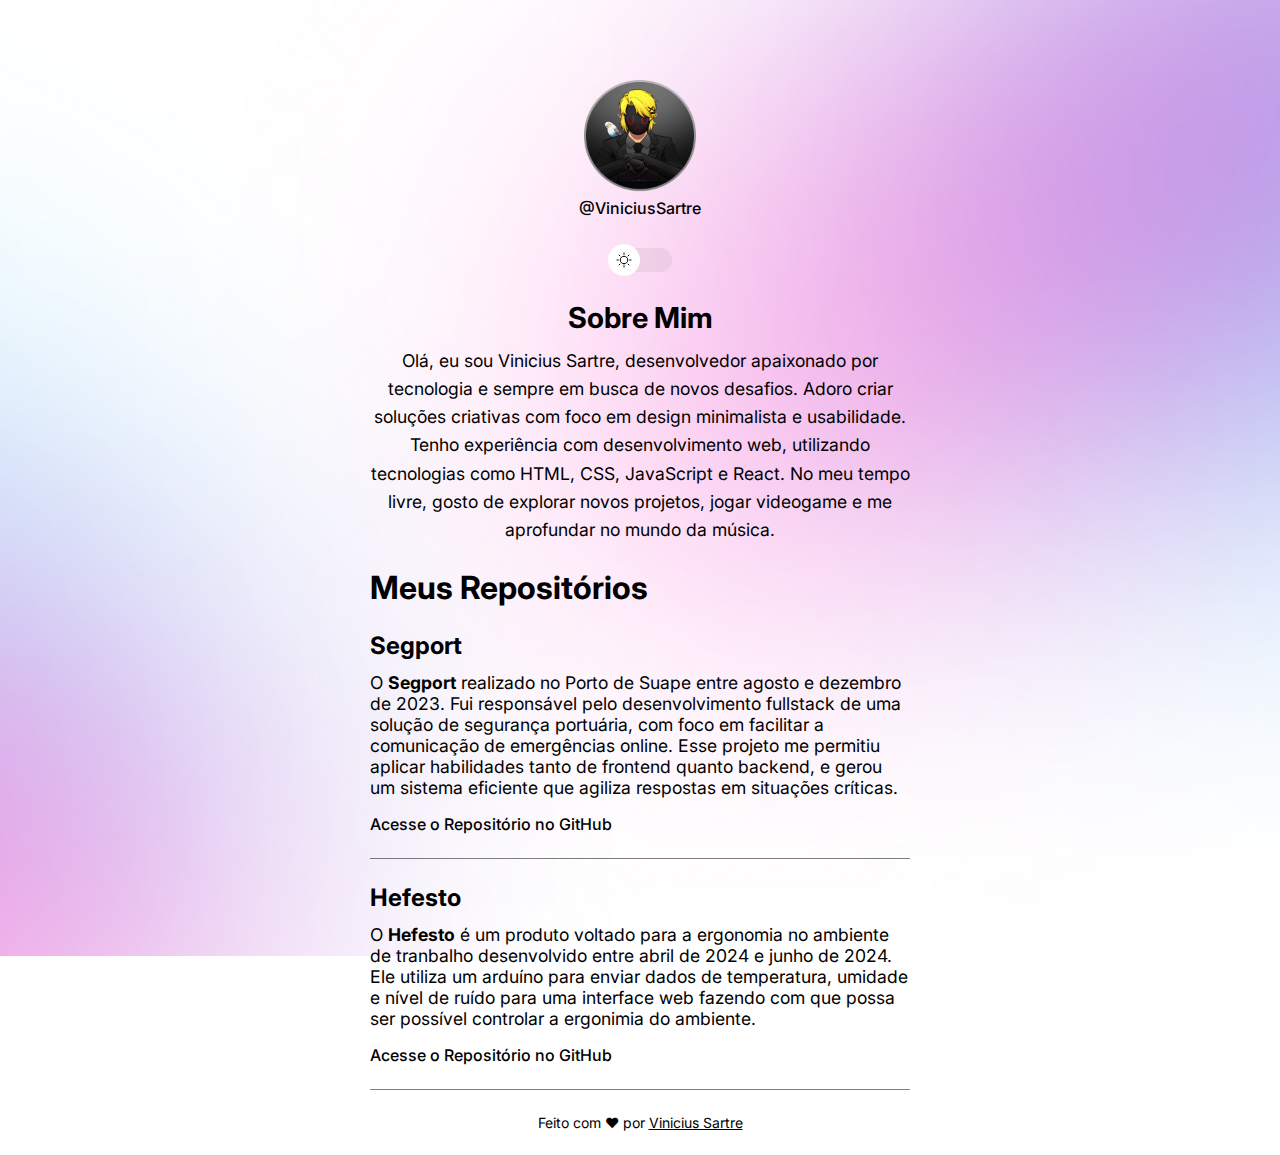
<file: repositorio.html>
<!DOCTYPE html>
<html lang="pt-BR" class="light">
<head>
    <link rel="preconnect" href="https://fonts.googleapis.com">
    <link rel="preconnect" href="https://fonts.gstatic.com" crossorigin>
    <link href="https://fonts.googleapis.com/css2?family=Inter:wght@400;500&display=swap" rel="stylesheet">
    <meta charset="UTF-8">
    <meta name="viewport" content="width=device-width, initial-scale=1.0">
    <link rel="stylesheet" href="style.css">
    <title>Meus Repositórios</title>
</head>
<body>
    <div id="container">
        <div id="profile">
            <img src="./assets/Avatar.png" alt="Avatar do perfil">
            <p>@ViniciusSartre</p>
        </div>
        <div id="switch" onclick="toggleMode()">
            <button></button>
            <span></span>
        </div>

        <section id="about-me">
            <h2>Sobre Mim</h2>
            <p>
                Olá, eu sou Vinicius Sartre, desenvolvedor apaixonado por tecnologia e sempre em busca de novos desafios. 
                Adoro criar soluções criativas com foco em design minimalista e usabilidade. 
                Tenho experiência com desenvolvimento web, utilizando tecnologias como HTML, CSS, JavaScript e React. 
                No meu tempo livre, gosto de explorar novos projetos, jogar videogame e me aprofundar no mundo da música.
            </p>
        </section>

        <h1>Meus Repositórios</h1>

        <!-- Primeiro Projeto -->
        <div class="project">
            <h2>Segport</h2>
            <p>
                O <strong>Segport</strong> realizado no Porto de Suape entre agosto e dezembro de 2023. Fui responsável pelo desenvolvimento fullstack de uma solução de 
                segurança portuária, com foco em facilitar a comunicação de emergências online. Esse projeto me permitiu aplicar habilidades tanto de frontend quanto backend, 
                e gerou um sistema eficiente que agiliza respostas em situações críticas.
            </p>
            <a href="https://github.com/ViniciusSartre/SEGPORT" target="_blank">Acesse o Repositório no GitHub</a>
        </div>

        <!-- Segundo Projeto -->
        <div class="project">
            <h2>Hefesto</h2>
            <p>
                O <strong>Hefesto</strong> é um produto voltado para a ergonomia no ambiente de tranbalho desenvolvido entre abril de 2024 e junho de 2024. Ele utiliza um arduíno para
                enviar dados de temperatura, umidade e nível de ruído para uma interface web fazendo com que possa ser possível controlar a ergonimia do ambiente.
            </p>
            <a href="https://github.com/joaomn/Nascar" target="_blank">Acesse o Repositório no GitHub</a>
        </div>

        <footer>
            <p>Feito com ♥ por <a href="https://github.com/ViniciusSartre" target="_blank">Vinicius Sartre</a></p>
        </footer>
    </div>

    <script src="./script.js"></script>
</body>
</html>
</file>
<file: style.css>
*{
    margin: 0;
    padding: 0;
    box-sizing: border-box;
}

:root{
    --text-color: white;
    --bg-url: url(./assets/bg-mobile.jpg);
    --stroke-color: rgba(255, 255, 255, 0.5);
    --surface-color: rgba(255, 255, 255, 0.05);
    --surface-color-hover: rgba(0, 0, 0, 0.02);
    --highlight-color: rgba(255, 255, 255, 0.2);
    --switch-bg-url: url(./assets/moon-stars.svg);
}

.light{
    --text-color: black;
    --bg-url: url(./assets/bg-mobile-light.jpg);
    --stroke-color: rgba(0, 0, 0, 0.5);
    --surface-color: rgba(0, 0, 0, 0.05);
    --surface-color-hover: rgba(0, 0, 0, 0.02);
    --highlight-color: rgba(0, 0, 0, 0.1);
    --switch-bg-url: url(./assets/sun.svg);
}

body{
    /*
    background-image: url(./assets/bg-mobile.jpg);
    background-repeat: no-repeat;
    background-position: top center;
    background-size: cover;
    */

    /* background: color image repeat position/size*/
    background: var(--bg-url) no-repeat top center/cover;
    height: 100vh;
}

body *{
    font-family: 'Inter', sans-serif;
    color: var(--text-color);
}

#container{
    width: 100%;
    max-width: 588px;
    margin: 56px auto 0px;
    padding: 0 24px;
}

/* profile */
#profile{
    text-align: center;
    padding: 24px;
    margin-top: 8px;
}

#profile img{
    width: 112px;
    margin: auto;
}

#profile p{
    font-weight: 500;
    line-height: 24px;
}

/* switch */
#switch{
    position: relative;
    width: 64px;
    margin: 4px auto;
}

#switch button{
    width: 32px;
    height: 32px;
    background: white var(--switch-bg-url) no-repeat center;
    border: 0;
    border-radius: 50%;
    position: absolute;
    top: 50%;
    left: 0;
    z-index: 1;
    transform: translateY(-50%);
    animation: slide-back 0.2s;
}

.light #switch button{
    animation: slide-in 0.2s forwards;
}

#switch button:hover{
    outline: 8px solid var(--highlight-color);
}

#switch span{
    display: block;
    width: 64px;
    height: 24px;
    background: var(--surface-color);
    border: var(--stroke-color);
    -webkit-backdrop-filter: blur(4px);
    border-radius: 9999px;
}

/* Links -- Listas */
ul{
    list-style: none;
    display: flex;
    flex-direction: column;
    gap: 16px;
    padding: 24px 0;
}

ul li a{
    display: flex;
    align-items: center;
    justify-content: center;
    padding: 16px 24px;
    background: var(--surface-color);
    border: 1px solid var(--stroke-color);
    border-radius: 8px;
    -webkit-backdrop-filter: blur(4px);
    text-decoration: none;
    font-weight: 500;
    transition: background 0.2s;
}

/* pseudo-selector */
ul li a:hover{
    background: var(--surface-color-hover);
    border: 1.5px solid var(--text-color);
}

/* social links */
#social-links{
    display: flex;
    justify-content: center;
    padding: 24px 0;
    font-size: 24px;

}

#social-links a{
    display: flex;
    align-items: center;
    justify-content: center;
    padding: 16px;
    transition: background 0.2s;
    border-radius: 50%;
}

#social-links a:hover{
    background: var(--highlight-color);
}

footer{
    padding: 24px 0;
    text-align: center;
    font-size: 14px;
}

/* media queries */
@media(min-width: 700px){
    :root{
        --bg-url: url(./assets/bg-desktop.jpg);
    }
    .light{
        --bg-url: url(./assets/bg-desktop-light.jpg);
    }
}

/* animation */
@keyframes slide-in {
    from{
        left: 0;
    }
    to{
        left: 50%;
    }
}

@keyframes slide-back {
    from{
        left: 50%;
    }
    to{
        left: 0;
    }
}
.project {
    padding: 24px 0;
    border-bottom: 1px solid var(--stroke-color);
}

.project h2 {
    font-size: 1.5em;
    margin-bottom: 12px;
}

.project p {
    margin-bottom: 16px;
    font-size: 1.1em;
}

.project a {
    color: var(--text-color);
    text-decoration: none;
    font-weight: 500;
    transition: color 0.2s;
}

.project a:hover {
    color: var(--highlight-color);
}

#about-me {
    padding: 24px 0;
    text-align: center;
}

#about-me h2 {
    font-size: 1.8em;
    margin-bottom: 12px;
}

#about-me p {
    font-size: 1.1em;
    line-height: 1.6em;
    color: var(--text-color);
    max-width: 600px;
    margin: 0 auto;
}
</file>
